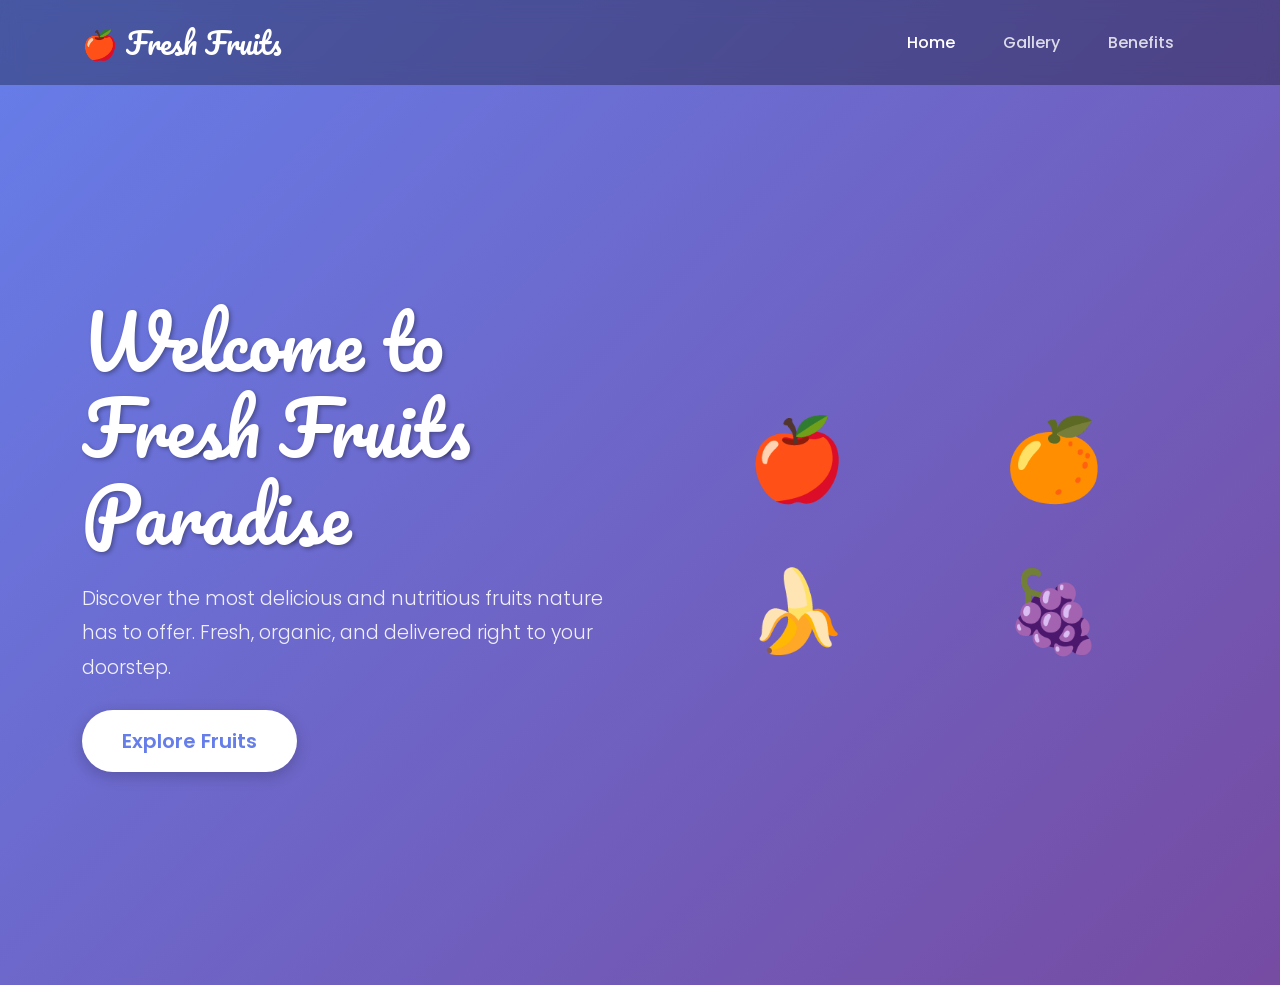
<file: index.html>
<!DOCTYPE html>
<html lang="en">
<head>
    <meta charset="UTF-8">
    <meta name="viewport" content="width=device-width, initial-scale=1.0">
    <title>Fresh Fruits - Home</title>
    <link href="https://cdn.jsdelivr.net/npm/bootstrap@5.3.0/dist/css/bootstrap.min.css" rel="stylesheet">
    <link href="https://fonts.googleapis.com/css2?family=Pacifico&family=Poppins:wght@300;400;600&display=swap" rel="stylesheet">
    <link rel="stylesheet" href="home.css">
</head>
<body>
    <nav class="navbar navbar-expand-lg navbar-dark">
        <div class="container">
            <a class="navbar-brand" href="index.html">🍎 Fresh Fruits</a>
            <button class="navbar-toggler" type="button" data-bs-toggle="collapse" data-bs-target="#navbarNav">
                <span class="navbar-toggler-icon"></span>
            </button>
            <div class="collapse navbar-collapse" id="navbarNav">
                <ul class="navbar-nav ms-auto">
                    <li class="nav-item">
                        <a class="nav-link active" href="index.html">Home</a>
                    </li>
                    <li class="nav-item">
                        <a class="nav-link" href="gallery.html">Gallery</a>
                    </li>
                    <li class="nav-item">
                        <a class="nav-link" href="benefits.html">Benefits</a>
                    </li>
                </ul>
            </div>
        </div>
    </nav>

    <section class="hero">
        <div class="container">
            <div class="row align-items-center min-vh-100">
                <div class="col-lg-6">
                    <h1 class="display-2 mb-4">Welcome to Fresh Fruits Paradise</h1>
                    <p class="lead mb-4">Discover the most delicious and nutritious fruits nature has to offer. Fresh, organic, and delivered right to your doorstep.</p>
                    <a href="gallery.html" class="btn btn-custom btn-lg">Explore Fruits</a>
                </div>
                <div class="col-lg-6">
                    <div class="fruit-showcase">
                        <div class="fruit-item">🍎</div>
                        <div class="fruit-item">🍊</div>
                        <div class="fruit-item">🍌</div>
                        <div class="fruit-item">🍇</div>
                    </div>
                </div>
            </div>
        </div>
    </section>

    <script src="https://cdn.jsdelivr.net/npm/bootstrap@5.3.0/dist/js/bootstrap.bundle.min.js"></script>
    <script src="home.js"></script>
</body>
</html>
</file>
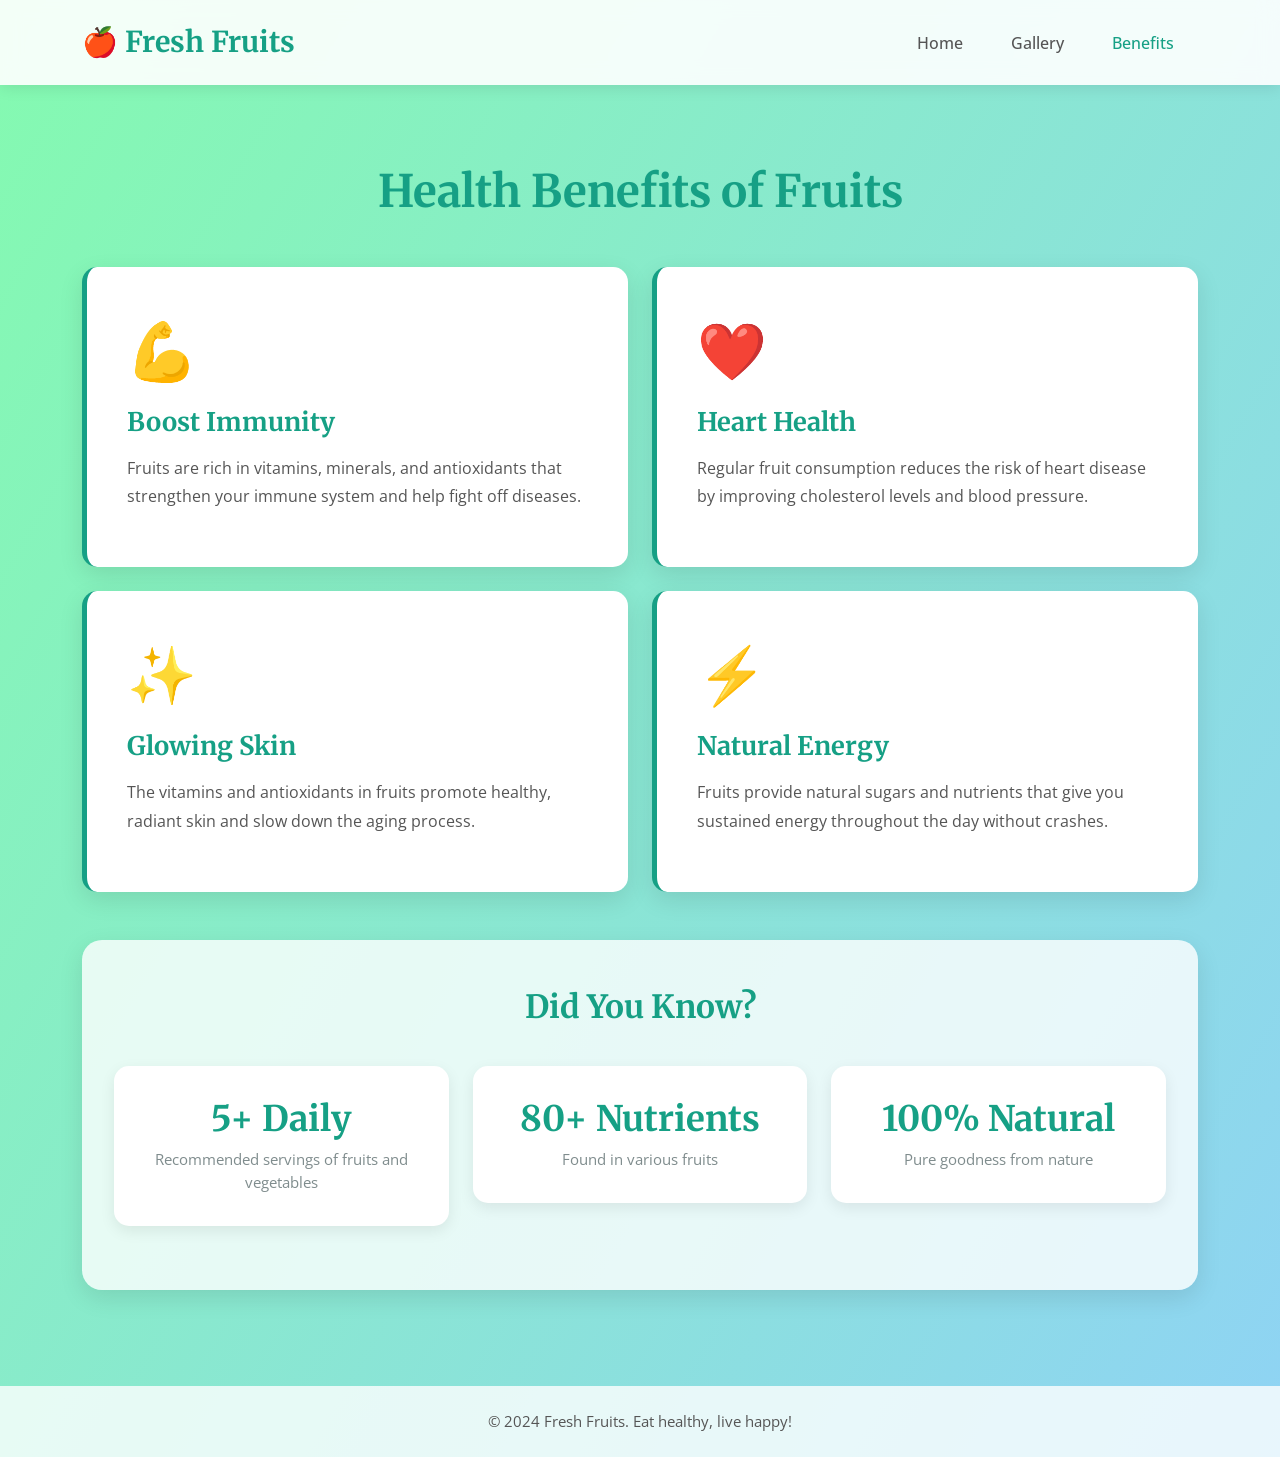
<file: benefits.html>
<!DOCTYPE html>
<html lang="en">
<head>
    <meta charset="UTF-8">
    <meta name="viewport" content="width=device-width, initial-scale=1.0">
    <title>Fruit Benefits</title>
    <link href="https://cdn.jsdelivr.net/npm/bootstrap@5.3.0/dist/css/bootstrap.min.css" rel="stylesheet">
    <link href="https://fonts.googleapis.com/css2?family=Merriweather:wght@300;400;700&family=Open+Sans:wght@300;400;600&display=swap" rel="stylesheet">
    <link rel="stylesheet" href="benefits.css">
</head>
<body>
    <nav class="navbar navbar-expand-lg navbar-custom">
        <div class="container">
            <a class="navbar-brand" href="index.html">🍎 Fresh Fruits</a>
            <button class="navbar-toggler" type="button" data-bs-toggle="collapse" data-bs-target="#navbarNav">
                <span class="navbar-toggler-icon"></span>
            </button>
            <div class="collapse navbar-collapse" id="navbarNav">
                <ul class="navbar-nav ms-auto">
                    <li class="nav-item">
                        <a class="nav-link" href="index.html">Home</a>
                    </li>
                    <li class="nav-item">
                        <a class="nav-link" href="gallery.html">Gallery</a>
                    </li>
                    <li class="nav-item">
                        <a class="nav-link active" href="benefits.html">Benefits</a>
                    </li>
                </ul>
            </div>
        </div>
    </nav>

    <div class="container py-5">
        <h1 class="text-center mb-5 page-title">Health Benefits of Fruits</h1>

        <div class="row g-4">
            <div class="col-lg-6">
                <div class="benefit-card">
                    <div class="benefit-icon">💪</div>
                    <h3>Boost Immunity</h3>
                    <p>Fruits are rich in vitamins, minerals, and antioxidants that strengthen your immune system and help fight off diseases.</p>
                </div>
            </div>
            <div class="col-lg-6">
                <div class="benefit-card">
                    <div class="benefit-icon">❤️</div>
                    <h3>Heart Health</h3>
                    <p>Regular fruit consumption reduces the risk of heart disease by improving cholesterol levels and blood pressure.</p>
                </div>
            </div>
            <div class="col-lg-6">
                <div class="benefit-card">
                    <div class="benefit-icon">✨</div>
                    <h3>Glowing Skin</h3>
                    <p>The vitamins and antioxidants in fruits promote healthy, radiant skin and slow down the aging process.</p>
                </div>
            </div>
            <div class="col-lg-6">
                <div class="benefit-card">
                    <div class="benefit-icon">⚡</div>
                    <h3>Natural Energy</h3>
                    <p>Fruits provide natural sugars and nutrients that give you sustained energy throughout the day without crashes.</p>
                </div>
            </div>
        </div>

        <div class="info-section mt-5">
            <h2 class="text-center mb-4">Did You Know?</h2>
            <div class="row">
                <div class="col-md-4 text-center">
                    <div class="stat-box">
                        <h3>5+ Daily</h3>
                        <p>Recommended servings of fruits and vegetables</p>
                    </div>
                </div>
                <div class="col-md-4 text-center">
                    <div class="stat-box">
                        <h3>80+ Nutrients</h3>
                        <p>Found in various fruits</p>
                    </div>
                </div>
                <div class="col-md-4 text-center">
                    <div class="stat-box">
                        <h3>100% Natural</h3>
                        <p>Pure goodness from nature</p>
                    </div>
                </div>
            </div>
        </div>
    </div>

    <footer class="text-center py-4 mt-5">
        <p>&copy; 2024 Fresh Fruits. Eat healthy, live happy!</p>
    </footer>

    <script src="https://cdn.jsdelivr.net/npm/bootstrap@5.3.0/dist/js/bootstrap.bundle.min.js"></script>
    <script src="benefits.js"></script>
</body>
</html>
</file>
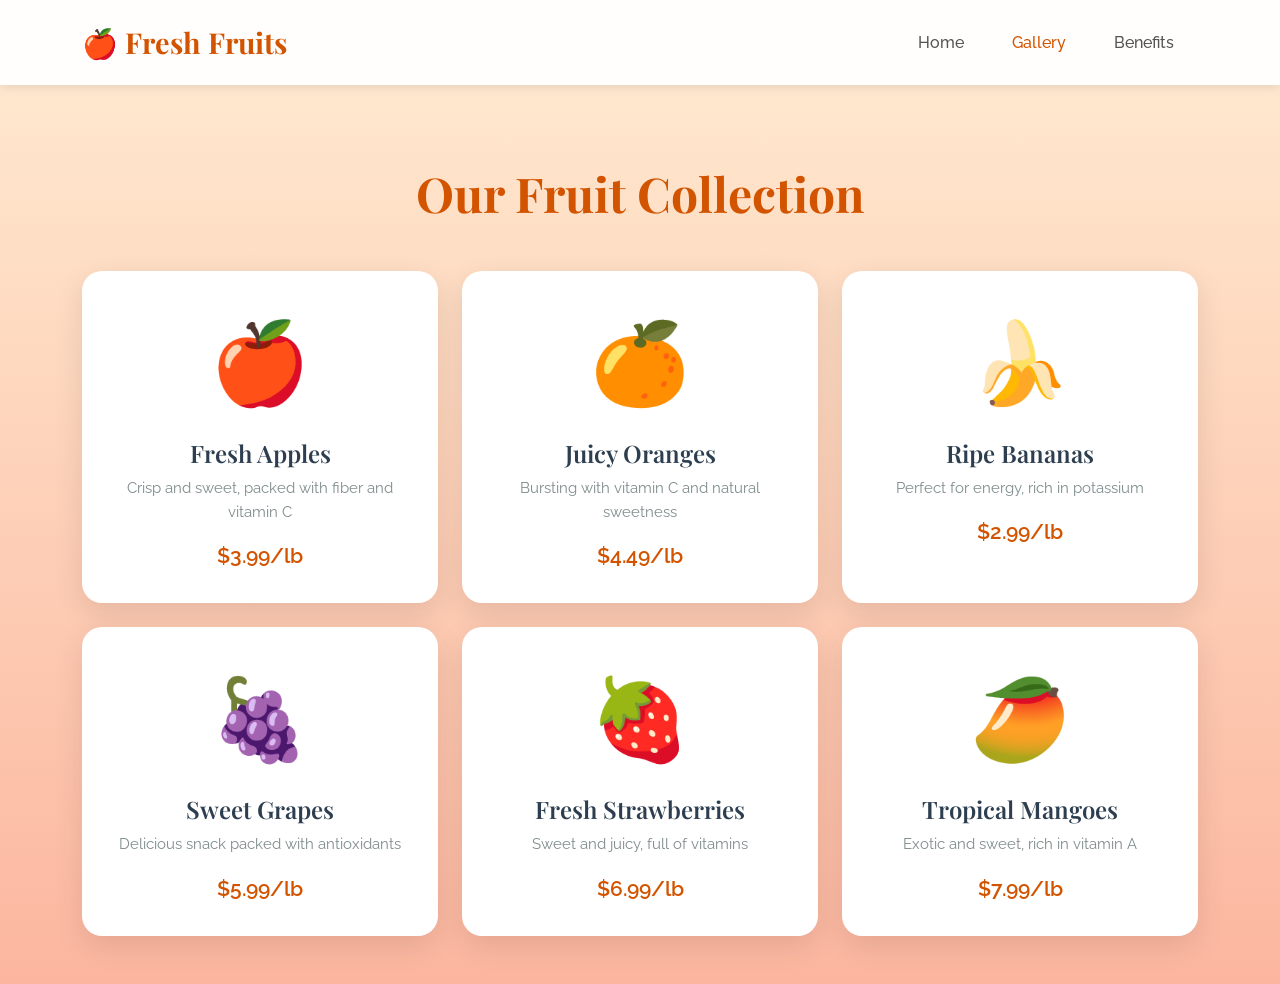
<file: gallery.html>
<!DOCTYPE html>
<html lang="en">
<head>
    <meta charset="UTF-8">
    <meta name="viewport" content="width=device-width, initial-scale=1.0">
    <title>Fruit Gallery</title>
    <link href="https://cdn.jsdelivr.net/npm/bootstrap@5.3.0/dist/css/bootstrap.min.css" rel="stylesheet">
    <link href="https://fonts.googleapis.com/css2?family=Playfair+Display:wght@400;700&family=Raleway:wght@300;400;600&display=swap" rel="stylesheet">
    <link rel="stylesheet" href="gallery.css">
</head>
<body>
    <nav class="navbar navbar-expand-lg navbar-light">
        <div class="container">
            <a class="navbar-brand" href="index.html">🍎 Fresh Fruits</a>
            <button class="navbar-toggler" type="button" data-bs-toggle="collapse" data-bs-target="#navbarNav">
                <span class="navbar-toggler-icon"></span>
            </button>
            <div class="collapse navbar-collapse" id="navbarNav">
                <ul class="navbar-nav ms-auto">
                    <li class="nav-item">
                        <a class="nav-link" href="index.html">Home</a>
                    </li>
                    <li class="nav-item">
                        <a class="nav-link active" href="gallery.html">Gallery</a>
                    </li>
                    <li class="nav-item">
                        <a class="nav-link" href="benefits.html">Benefits</a>
                    </li>
                </ul>
            </div>
        </div>
    </nav>

    <div class="container py-5">
        <h1 class="text-center mb-5 page-title">Our Fruit Collection</h1>

        <div class="row g-4" id="fruitGallery">
            <div class="col-md-4">
                <div class="fruit-card">
                    <div class="fruit-icon">🍎</div>
                    <h3>Fresh Apples</h3>
                    <p>Crisp and sweet, packed with fiber and vitamin C</p>
                    <div class="price">$3.99/lb</div>
                </div>
            </div>
            <div class="col-md-4">
                <div class="fruit-card">
                    <div class="fruit-icon">🍊</div>
                    <h3>Juicy Oranges</h3>
                    <p>Bursting with vitamin C and natural sweetness</p>
                    <div class="price">$4.49/lb</div>
                </div>
            </div>
            <div class="col-md-4">
                <div class="fruit-card">
                    <div class="fruit-icon">🍌</div>
                    <h3>Ripe Bananas</h3>
                    <p>Perfect for energy, rich in potassium</p>
                    <div class="price">$2.99/lb</div>
                </div>
            </div>
            <div class="col-md-4">
                <div class="fruit-card">
                    <div class="fruit-icon">🍇</div>
                    <h3>Sweet Grapes</h3>
                    <p>Delicious snack packed with antioxidants</p>
                    <div class="price">$5.99/lb</div>
                </div>
            </div>
            <div class="col-md-4">
                <div class="fruit-card">
                    <div class="fruit-icon">🍓</div>
                    <h3>Fresh Strawberries</h3>
                    <p>Sweet and juicy, full of vitamins</p>
                    <div class="price">$6.99/lb</div>
                </div>
            </div>
            <div class="col-md-4">
                <div class="fruit-card">
                    <div class="fruit-icon">🥭</div>
                    <h3>Tropical Mangoes</h3>
                    <p>Exotic and sweet, rich in vitamin A</p>
                    <div class="price">$7.99/lb</div>
                </div>
            </div>
        </div>
    </div>

    <script src="https://cdn.jsdelivr.net/npm/bootstrap@5.3.0/dist/js/bootstrap.bundle.min.js"></script>
    <script src="gallery.js"></script>
</body>
</html>
</file>
<file: home.css>
body {
    margin: 0;
    padding: 0;
    font-family: 'Poppins', sans-serif;
    background: linear-gradient(135deg, #667eea 0%, #764ba2 100%);
    min-height: 100vh;
    color: #ffffff;
}

.navbar {
    background-color: rgba(0, 0, 0, 0.3);
    backdrop-filter: blur(10px);
    padding: 1rem 0;
}

.navbar-brand {
    font-family: 'Pacifico', cursive;
    font-size: 1.8rem;
    color: #ffffff !important;
}

.nav-link {
    color: rgba(255, 255, 255, 0.8) !important;
    margin: 0 1rem;
    font-weight: 500;
    transition: color 0.3s ease;
}

.nav-link:hover,
.nav-link.active {
    color: #ffffff !important;
}

.hero h1 {
    font-family: 'Pacifico', cursive;
    color: #ffffff;
    text-shadow: 2px 2px 4px rgba(0, 0, 0, 0.3);
}

.hero .lead {
    font-size: 1.2rem;
    line-height: 1.8;
    color: rgba(255, 255, 255, 0.9);
}

.btn-custom {
    background-color: #ffffff;
    color: #667eea;
    border: none;
    padding: 1rem 2.5rem;
    border-radius: 50px;
    font-weight: 600;
    transition: all 0.3s ease;
    box-shadow: 0 4px 15px rgba(0, 0, 0, 0.2);
}

.btn-custom:hover {
    transform: translateY(-2px);
    box-shadow: 0 6px 20px rgba(0, 0, 0, 0.3);
    background-color: #f0f0f0;
    color: #667eea;
}

.fruit-showcase {
    display: grid;
    grid-template-columns: repeat(2, 1fr);
    gap: 2rem;
    padding: 2rem;
}

.fruit-item {
    font-size: 5rem;
    text-align: center;
    animation: float 3s ease-in-out infinite;
    cursor: pointer;
    transition: transform 0.3s ease;
}

.fruit-item:hover {
    transform: scale(1.2) rotate(10deg);
}

.fruit-item:nth-child(1) {
    animation-delay: 0s;
}

.fruit-item:nth-child(2) {
    animation-delay: 0.5s;
}

.fruit-item:nth-child(3) {
    animation-delay: 1s;
}

.fruit-item:nth-child(4) {
    animation-delay: 1.5s;
}

@keyframes float {
    0%, 100% {
        transform: translateY(0);
    }
    50% {
        transform: translateY(-20px);
    }
}

@media (max-width: 768px) {
    .hero h1 {
        font-size: 2.5rem;
    }

    .fruit-showcase {
        grid-template-columns: repeat(2, 1fr);
        gap: 1rem;
    }

    .fruit-item {
        font-size: 3rem;
    }
}
</file>
<file: benefits.css>
body {
    margin: 0;
    padding: 0;
    font-family: 'Open Sans', sans-serif;
    background: linear-gradient(120deg, #84fab0 0%, #8fd3f4 100%);
    min-height: 100vh;
    color: #2c3e50;
}

.navbar-custom {
    background-color: rgba(255, 255, 255, 0.9);
    backdrop-filter: blur(10px);
    box-shadow: 0 2px 15px rgba(0, 0, 0, 0.1);
    padding: 1rem 0;
}

.navbar-brand {
    font-family: 'Merriweather', serif;
    font-size: 1.8rem;
    color: #16a085 !important;
    font-weight: 700;
}

.nav-link {
    color: #555 !important;
    margin: 0 1rem;
    font-weight: 500;
    transition: color 0.3s ease;
}

.nav-link:hover,
.nav-link.active {
    color: #16a085 !important;
}

.page-title {
    font-family: 'Merriweather', serif;
    font-size: 2.8rem;
    color: #16a085;
    font-weight: 700;
    margin-top: 2rem;
}

.benefit-card {
    background-color: #ffffff;
    border-radius: 15px;
    padding: 2.5rem;
    box-shadow: 0 8px 25px rgba(0, 0, 0, 0.1);
    transition: all 0.3s ease;
    height: 100%;
    border-left: 5px solid #16a085;
}

.benefit-card:hover {
    transform: translateX(10px);
    box-shadow: 0 12px 35px rgba(0, 0, 0, 0.15);
}

.benefit-icon {
    font-size: 3.5rem;
    margin-bottom: 1rem;
}

.benefit-card h3 {
    font-family: 'Merriweather', serif;
    font-size: 1.6rem;
    color: #16a085;
    margin-bottom: 1rem;
    font-weight: 700;
}

.benefit-card p {
    color: #555;
    font-size: 1rem;
    line-height: 1.8;
}

.info-section {
    background-color: rgba(255, 255, 255, 0.8);
    border-radius: 20px;
    padding: 3rem 2rem;
    box-shadow: 0 8px 25px rgba(0, 0, 0, 0.1);
}

.info-section h2 {
    font-family: 'Merriweather', serif;
    color: #16a085;
    font-weight: 700;
    font-size: 2rem;
}

.stat-box {
    padding: 2rem;
    background-color: #ffffff;
    border-radius: 15px;
    margin: 1rem 0;
    box-shadow: 0 5px 15px rgba(0, 0, 0, 0.08);
    transition: all 0.3s ease;
}

.stat-box:hover {
    transform: scale(1.05);
    box-shadow: 0 8px 25px rgba(0, 0, 0, 0.15);
}

.stat-box h3 {
    font-family: 'Merriweather', serif;
    font-size: 2.2rem;
    color: #16a085;
    margin-bottom: 0.5rem;
    font-weight: 700;
}

.stat-box p {
    color: #7f8c8d;
    font-size: 0.95rem;
    margin: 0;
}

footer {
    background-color: rgba(255, 255, 255, 0.8);
    color: #555;
    font-size: 0.95rem;
}

footer p {
    margin: 0;
}

@media (max-width: 768px) {
    .page-title {
        font-size: 2rem;
    }

    .benefit-card {
        margin-bottom: 1rem;
    }

    .stat-box h3 {
        font-size: 1.8rem;
    }
}
</file>
<file: gallery.css>
body {
    margin: 0;
    padding: 0;
    font-family: 'Raleway', sans-serif;
    background: linear-gradient(to bottom, #ffecd2 0%, #fcb69f 100%);
    min-height: 100vh;
    color: #333;
}

.navbar {
    background-color: rgba(255, 255, 255, 0.95);
    box-shadow: 0 2px 10px rgba(0, 0, 0, 0.1);
    padding: 1rem 0;
}

.navbar-brand {
    font-family: 'Playfair Display', serif;
    font-size: 1.8rem;
    color: #d35400 !important;
    font-weight: 700;
}

.nav-link {
    color: #555 !important;
    margin: 0 1rem;
    font-weight: 500;
    transition: color 0.3s ease;
}

.nav-link:hover,
.nav-link.active {
    color: #d35400 !important;
}

.page-title {
    font-family: 'Playfair Display', serif;
    font-size: 3rem;
    color: #d35400;
    font-weight: 700;
    margin-top: 2rem;
}

.fruit-card {
    background-color: #ffffff;
    border-radius: 20px;
    padding: 2rem;
    text-align: center;
    box-shadow: 0 10px 30px rgba(0, 0, 0, 0.1);
    transition: all 0.3s ease;
    height: 100%;
}

.fruit-card:hover {
    transform: translateY(-10px);
    box-shadow: 0 15px 40px rgba(0, 0, 0, 0.2);
}

.fruit-icon {
    font-size: 5rem;
    margin-bottom: 1rem;
    animation: bounce 2s ease-in-out infinite;
}

.fruit-card h3 {
    font-family: 'Playfair Display', serif;
    font-size: 1.5rem;
    color: #2c3e50;
    margin-bottom: 0.5rem;
    font-weight: 600;
}

.fruit-card p {
    color: #7f8c8d;
    font-size: 0.95rem;
    line-height: 1.6;
    margin-bottom: 1rem;
}

.price {
    font-size: 1.3rem;
    font-weight: 600;
    color: #d35400;
    font-family: 'Raleway', sans-serif;
}

@keyframes bounce {
    0%, 100% {
        transform: translateY(0);
    }
    50% {
        transform: translateY(-10px);
    }
}

@media (max-width: 768px) {
    .page-title {
        font-size: 2rem;
    }

    .fruit-icon {
        font-size: 3.5rem;
    }
}
</file>
